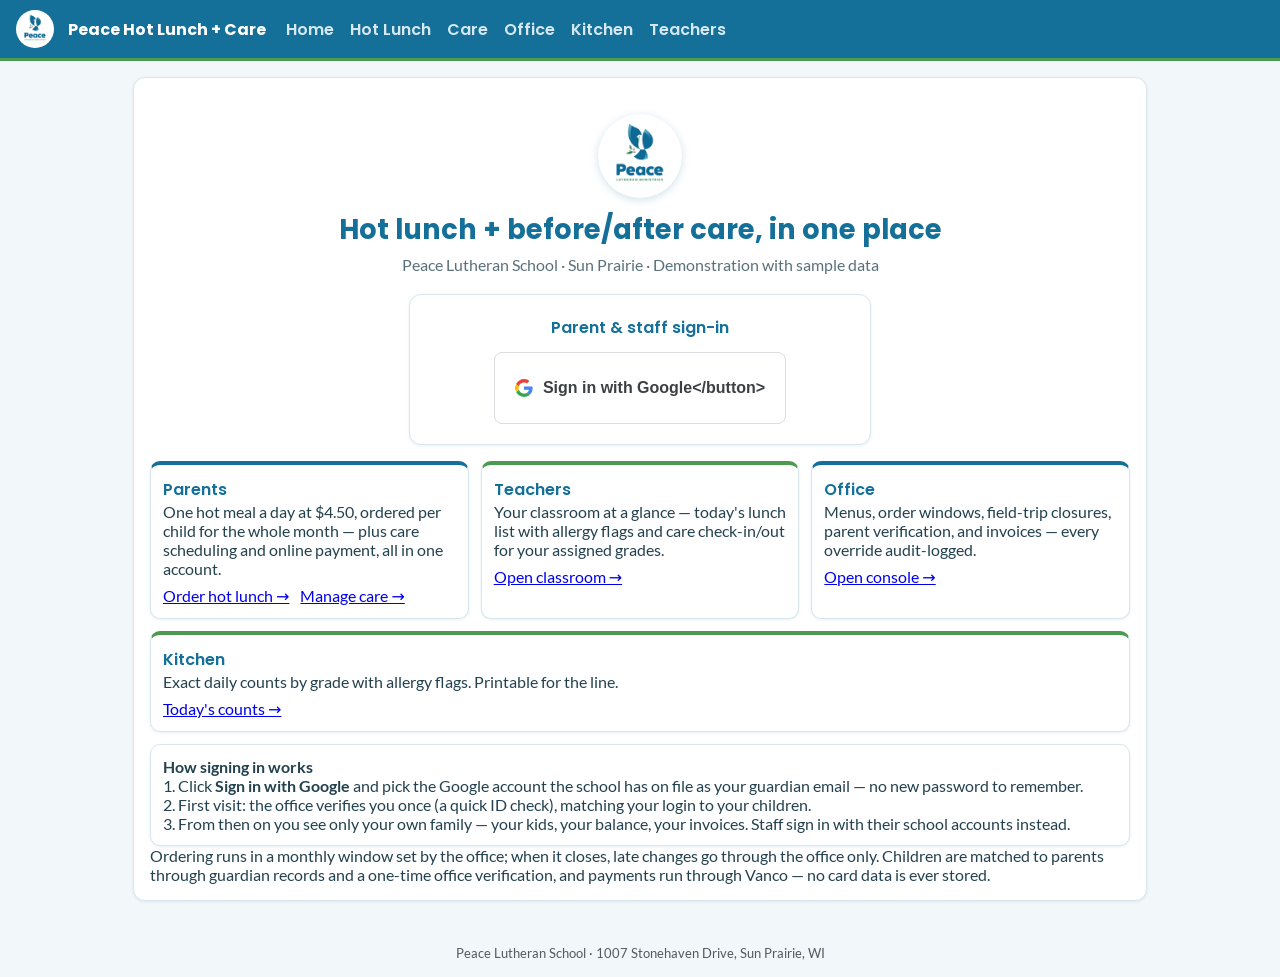
<file: index.html>
<!DOCTYPE html>
<html lang="en"><head><meta charset="utf-8"><meta name="viewport" content="width=device-width,initial-scale=1">
<title>Home — Peace Hot Lunch + Care (board demo)</title>
<link rel="stylesheet" href="assets/fonts.css">
<link rel="icon" href="assets/favicon.png"></head>
<body style="margin:0;background:#F2F7FA;font-family:'Lato',system-ui,-apple-system,'Segoe UI',sans-serif;color:#23414F">
<nav style="background:#146F99;border-bottom:3px solid #4C9A50;padding:10px 16px;font-family:'Poppins','Segoe UI',sans-serif;display:flex;flex-wrap:wrap;align-items:center;gap:6px 4px">
<img src="assets/logo.png" alt="Peace Lutheran Ministries" style="height:38px;width:auto;border-radius:50%;background:#fff;margin-right:10px;vertical-align:middle">
<span style="color:#fff;font-weight:700;margin-right:16px">Peace Hot Lunch + Care</span><a style="color:#D6E9F2;margin-right:12px;text-decoration:none;font-weight:600;white-space:nowrap" href="index.html">Home</a><a style="color:#D6E9F2;margin-right:12px;text-decoration:none;font-weight:600;white-space:nowrap" href="lunch.html">Hot Lunch</a><a style="color:#D6E9F2;margin-right:12px;text-decoration:none;font-weight:600;white-space:nowrap" href="care.html">Care</a><a style="color:#D6E9F2;margin-right:12px;text-decoration:none;font-weight:600;white-space:nowrap" href="office.html">Office</a><a style="color:#D6E9F2;margin-right:12px;text-decoration:none;font-weight:600;white-space:nowrap" href="kitchen.html">Kitchen</a><a style="color:#D6E9F2;margin-right:12px;text-decoration:none;font-weight:600;white-space:nowrap" href="teacher.html">Teachers</a></nav>
<main style="padding:16px"><style>.pg{font-family:'Lato',system-ui,-apple-system,'Segoe UI',sans-serif;background:#FFFFFF;color:#23414F;border:1px solid #D9E6EC;border-radius:12px;padding:16px;max-width:980px;margin:0 auto 12px;box-shadow:0 1px 3px rgba(20,111,153,.10)}.pg ul{margin:8px 0}.pg li{margin:4px 0}</style>
<div class="pg"><div style="text-align:center;padding:20px 8px"><img src="assets/logo.png" alt="Peace Lutheran Ministries" style="height:84px;width:auto;border-radius:50%;background:#fff;box-shadow:0 2px 8px rgba(20,111,153,.20)"><div style="font-family:'Poppins','Segoe UI',sans-serif;font-size:1.7rem;font-weight:700;color:#146F99;margin-top:8px">Hot lunch + before/after care, in one place</div><div style="opacity:.75;margin-top:4px">Peace Lutheran School · Sun Prairie · Demonstration with sample data</div></div><div style="background:#fff;border:1px solid #D9E6EC;border-radius:12px;padding:20px;max-width:420px;margin:0 auto;box-shadow:0 1px 3px rgba(20,111,153,.10);text-align:center"><div style="font-family:'Poppins','Segoe UI',sans-serif;font-weight:600;color:#146F99;margin-bottom:12px">Parent &amp; staff sign-in</div><button onclick="demoShowChooser()" style="display:inline-flex;align-items:center;gap:10px;background:#fff;color:#3c4043;border:1px solid #dadce0;border-radius:8px;padding:10px 20px;font-size:1rem;font-weight:600;cursor:pointer"><svg viewBox="0 0 24 24" width="18" height="18"><path fill="#4285F4" d="M23.5 12.3c0-.9-.1-1.5-.3-2.2H12v4.3h6.5c-.1 1.1-.8 2.7-2.4 3.8l-.1.1 3.5 2.7.2.1c2.2-2 3.8-5 3.8-8.8z"/><path fill="#34A853" d="M12 24c3.2 0 5.9-1.1 7.9-2.9l-3.8-2.9c-1 .7-2.4 1.2-4.1 1.2-3.1 0-5.8-2.1-6.8-5l-.1.1-3.6 2.8v.1C3.5 21.3 7.5 24 12 24z"/><path fill="#FBBC05" d="M5.2 14.4c-.2-.7-.4-1.5-.4-2.4s.1-1.7.4-2.4l-.1-.1-3.5-2.7-.1.1C.5 8.7 0 10.2 0 12s.5 3.3 1.5 4.8l3.7-2.4z"/><path fill="#EA4335" d="M12 4.7c1.8 0 3 .8 3.7 1.4l3.3-3.2C17.9 1.1 15.2 0 12 0 7.5 0 3.5 2.7 1.5 6.6l3.7 2.9c1-2.9 3.7-4.8 6.8-4.8z"/></svg><p>Sign in with Google&lt;/button></p><div id="demo-chooser" style="display:none;margin-top:12px;text-align:left"><div style="opacity:.75;font-size:.85rem;margin-bottom:8px">Demo — pick an account (the live build uses your real Google account):</div><div><a href="lunch.html" style="display:block;padding:8px;border:1px solid #D9E6EC;border-radius:8px;margin:4px 0;text-decoration:none;color:#23414F"><strong>Demo Parent</strong><br><span style="opacity:.7;font-size:.85rem">family.demo@example.com — Emma (2nd) + Liam (5th)</span></a></div><div><a href="teacher.html" style="display:block;padding:8px;border:1px solid #D9E6EC;border-radius:8px;margin:4px 0;text-decoration:none;color:#23414F"><strong>Demo Teacher</strong><br><span style="opacity:.7;font-size:.85rem">Grade 2 classroom</span></a></div><div><a href="office.html" style="display:block;padding:8px;border:1px solid #D9E6EC;border-radius:8px;margin:4px 0;text-decoration:none;color:#23414F"><strong>School Office</strong><br><span style="opacity:.7;font-size:.85rem">menus, windows, billing</span></a></div><div><a href="kitchen.html" style="display:block;padding:8px;border:1px solid #D9E6EC;border-radius:8px;margin:4px 0;text-decoration:none;color:#23414F"><strong>Kitchen</strong><br><span style="opacity:.7;font-size:.85rem">daily counts</span></a></div></div></div><script>
function demoShowChooser(){document.getElementById("demo-chooser").style.display="block";}
</script>
<div style="display:flex;flex-wrap:wrap;gap:12px;margin-top:16px"><div style="flex:1 1 220px;background:#fff;border:1px solid #D9E6EC;border-top:4px solid #146F99;border-radius:10px;padding:12px;box-shadow:0 1px 3px rgba(20,111,153,.10)"><div style="font-family:'Poppins','Segoe UI',sans-serif;font-weight:600;color:#146F99">Parents</div><div>One hot meal a day at $4.50, ordered per child for the whole month — plus care scheduling and online payment, all in one account.</div><div style="margin-top:8px"><a href="lunch.html">Order hot lunch →</a> <a href="care.html" style="margin-left:8px">Manage care →</a></div></div><div style="flex:1 1 220px;background:#fff;border:1px solid #D9E6EC;border-top:4px solid #4C9A50;border-radius:10px;padding:12px;box-shadow:0 1px 3px rgba(20,111,153,.10)"><div style="font-family:'Poppins','Segoe UI',sans-serif;font-weight:600;color:#146F99">Teachers</div><div>Your classroom at a glance — today's lunch list with allergy flags and care check-in/out for your assigned grades.</div><div style="margin-top:8px"><a href="teacher.html">Open classroom →</a></div></div><div style="flex:1 1 220px;background:#fff;border:1px solid #D9E6EC;border-top:4px solid #146F99;border-radius:10px;padding:12px;box-shadow:0 1px 3px rgba(20,111,153,.10)"><div style="font-family:'Poppins','Segoe UI',sans-serif;font-weight:600;color:#146F99">Office</div><div>Menus, order windows, field-trip closures, parent verification, and invoices — every override audit-logged.</div><div style="margin-top:8px"><a href="office.html">Open console →</a></div></div><div style="flex:1 1 220px;background:#fff;border:1px solid #D9E6EC;border-top:4px solid #4C9A50;border-radius:10px;padding:12px;box-shadow:0 1px 3px rgba(20,111,153,.10)"><div style="font-family:'Poppins','Segoe UI',sans-serif;font-weight:600;color:#146F99">Kitchen</div><div>Exact daily counts by grade with allergy flags. Printable for the line.</div><div style="margin-top:8px"><a href="kitchen.html">Today's counts →</a></div></div></div><div style="background:#fff;border:1px solid #D9E6EC;border-radius:10px;padding:12px;margin-top:12px;box-shadow:0 1px 3px rgba(20,111,153,.10)"><strong>How signing in works</strong><div>1. Click <strong>Sign in with Google</strong> and pick the Google account the school has on file as your guardian email — no new password to remember.</div><div>2. First visit: the office verifies you once (a quick ID check), matching your login to your children.</div><div>3. From then on you see only your own family — your kids, your balance, your invoices. Staff sign in with their school accounts instead.</div></div><div>Ordering runs in a monthly window set by the office; when it closes, late changes go through the office only. Children are matched to parents through guardian records and a one-time office verification, and payments run through Vanco — no card data is ever stored.</div></div>

</main>
<footer style="text-align:center;color:#54595F;font-family:'Lato',system-ui,sans-serif;font-size:.8rem;padding:16px">Peace Lutheran School · 1007 Stonehaven Drive, Sun Prairie, WI</footer>
</body></html>
</file>
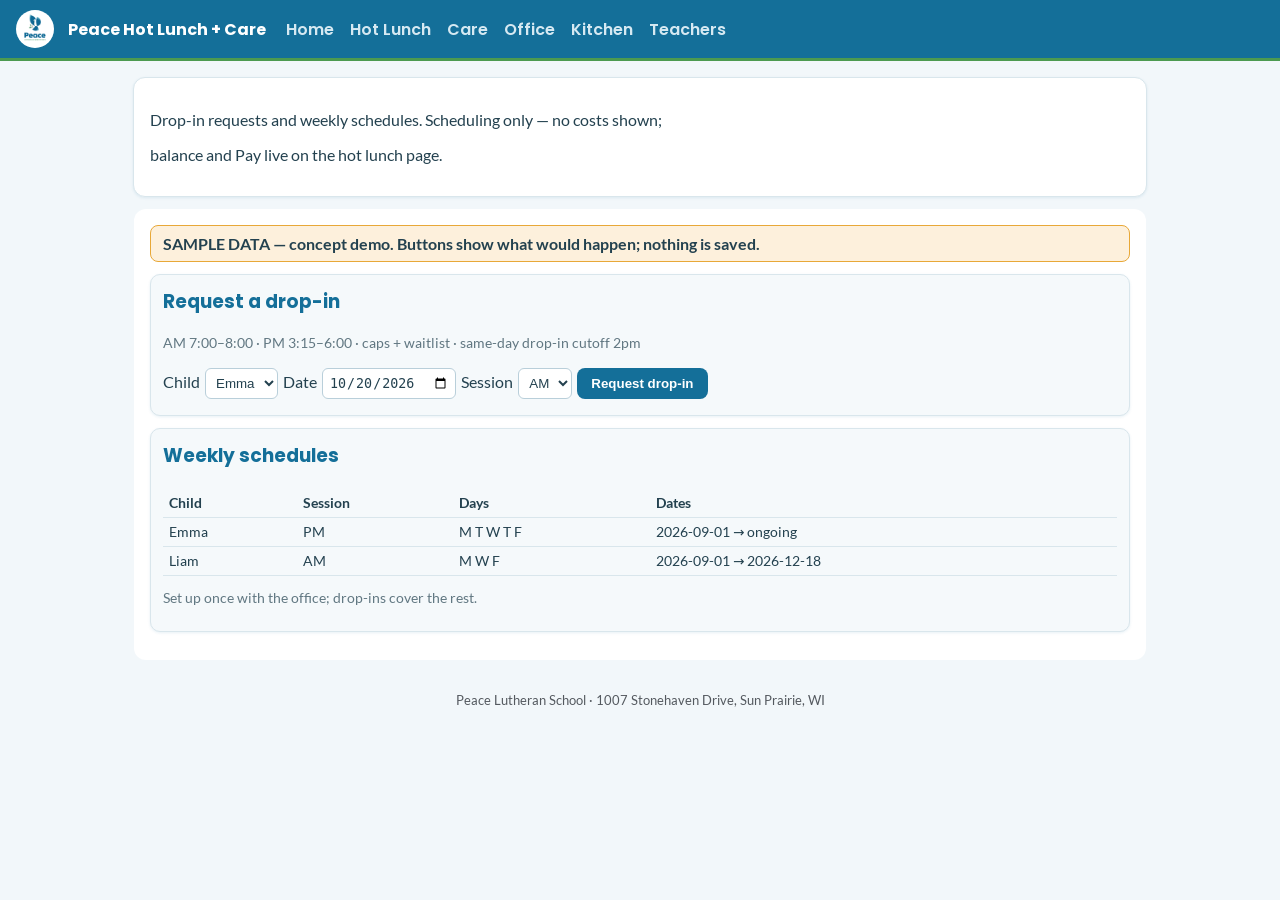
<file: care.html>
<!DOCTYPE html>
<html lang="en"><head><meta charset="utf-8"><meta name="viewport" content="width=device-width,initial-scale=1">
<title>Before/After Care — Peace Hot Lunch + Care (board demo)</title>
<link rel="stylesheet" href="assets/fonts.css">
<link rel="icon" href="assets/favicon.png"></head>
<body style="margin:0;background:#F2F7FA;font-family:'Lato',system-ui,-apple-system,'Segoe UI',sans-serif;color:#23414F">
<nav style="background:#146F99;border-bottom:3px solid #4C9A50;padding:10px 16px;font-family:'Poppins','Segoe UI',sans-serif;display:flex;flex-wrap:wrap;align-items:center;gap:6px 4px">
<img src="assets/logo.png" alt="Peace Lutheran Ministries" style="height:38px;width:auto;border-radius:50%;background:#fff;margin-right:10px;vertical-align:middle">
<span style="color:#fff;font-weight:700;margin-right:16px">Peace Hot Lunch + Care</span><a style="color:#D6E9F2;margin-right:12px;text-decoration:none;font-weight:600;white-space:nowrap" href="index.html">Home</a><a style="color:#D6E9F2;margin-right:12px;text-decoration:none;font-weight:600;white-space:nowrap" href="lunch.html">Hot Lunch</a><a style="color:#D6E9F2;margin-right:12px;text-decoration:none;font-weight:600;white-space:nowrap" href="care.html">Care</a><a style="color:#D6E9F2;margin-right:12px;text-decoration:none;font-weight:600;white-space:nowrap" href="office.html">Office</a><a style="color:#D6E9F2;margin-right:12px;text-decoration:none;font-weight:600;white-space:nowrap" href="kitchen.html">Kitchen</a><a style="color:#D6E9F2;margin-right:12px;text-decoration:none;font-weight:600;white-space:nowrap" href="teacher.html">Teachers</a></nav>
<main style="padding:16px"><style>.pg{font-family:'Lato',system-ui,-apple-system,'Segoe UI',sans-serif;background:#FFFFFF;color:#23414F;border:1px solid #D9E6EC;border-radius:12px;padding:16px;max-width:980px;margin:0 auto 12px;box-shadow:0 1px 3px rgba(20,111,153,.10)}.pg ul{margin:8px 0}.pg li{margin:4px 0}</style>
<div class="pg"><p>Drop-in requests and weekly schedules. Scheduling only — no costs shown;</p><p>balance and Pay live on the hot lunch page.</p></div>
<!-- shell-care.html — SAMPLE DATA concept demo for the board site.
     Self-contained, no network calls. -->
<style>
.pl-shell{font-family:'Lato',system-ui,-apple-system,'Segoe UI',sans-serif;background:#FFFFFF;color:#23414F;border-radius:12px;padding:16px;max-width:980px;margin:0 auto}
.pl-banner{background:#FDF0DC;border:1px solid #E8A838;border-radius:8px;padding:8px 12px;font-weight:700;margin-bottom:12px}
.pl-card{background:#F5F9FB;border:1px solid #D9E6EC;border-radius:10px;padding:12px;margin-bottom:12px;box-shadow:0 1px 3px rgba(20,111,153,.10)}
.pl-badge{display:inline-block;padding:2px 10px;border-radius:999px;font-size:.8rem;font-weight:700;background:#146F99;color:#fff;margin:2px}
.pl-btn{background:#146F99;color:#fff;font-weight:700;border:none;border-radius:8px;padding:8px 14px;cursor:pointer;margin:4px 4px 4px 0}
.pl-shell select,.pl-shell input{background:#FFFFFF;color:#23414F;border:1px solid #B9CFDA;border-radius:6px;padding:6px;margin:2px}
.pl-table{width:100%;border-collapse:collapse;font-size:.85rem}
.pl-table th,.pl-table td{border-bottom:1px solid #D9E6EC;padding:6px;text-align:left}
.pl-mut{opacity:.7;font-size:.85rem}
.pl-ok{color:#1E7E34;font-weight:700}
.pl-shell h3,.pl-shell h4{font-family:'Poppins','Segoe UI',sans-serif;color:#146F99}</style>
<div class="pl-shell">
  <div class="pl-banner">SAMPLE DATA — concept demo. Buttons show what would happen; nothing is saved.</div>
  <div class="pl-card"><h3 style="margin-top:0">Request a drop-in</h3>
    <p class="pl-mut">AM 7:00–8:00 · PM 3:15–6:00 · caps + waitlist · same-day drop-in cutoff 2pm</p>
    Child <select id="pl-cs"><option>Emma</option><option>Liam</option></select>
    Date <input id="pl-cd" type="date" value="2026-10-20">
    Session <select id="pl-csess"><option>AM</option><option>PM</option></select>
    <button class="pl-btn" onclick="plDrop()">Request drop-in</button> <span id="pl-dmsg"></span></div>
  <div class="pl-card"><h3 style="margin-top:0">Weekly schedules</h3>
    <table class="pl-table"><tr><th>Child</th><th>Session</th><th>Days</th><th>Dates</th></tr>
    <tr><td>Emma</td><td>PM</td><td>M T W T F</td><td>2026-09-01 → ongoing</td></tr>
    <tr><td>Liam</td><td>AM</td><td>M W F</td><td>2026-09-01 → 2026-12-18</td></tr></table>
    <p class="pl-mut">Set up once with the office; drop-ins cover the rest.</p></div>
</div>
<script>
function plDrop(){var c=document.getElementById("pl-cs").value,d=document.getElementById("pl-cd").value,s=document.getElementById("pl-csess").value;
 document.getElementById("pl-dmsg").innerHTML='<span class="pl-ok">Drop-in requested (demo): '+c+' · '+d+' · '+s+'</span>';}
</script>

</main>
<footer style="text-align:center;color:#54595F;font-family:'Lato',system-ui,sans-serif;font-size:.8rem;padding:16px">Peace Lutheran School · 1007 Stonehaven Drive, Sun Prairie, WI</footer>
</body></html>
</file>
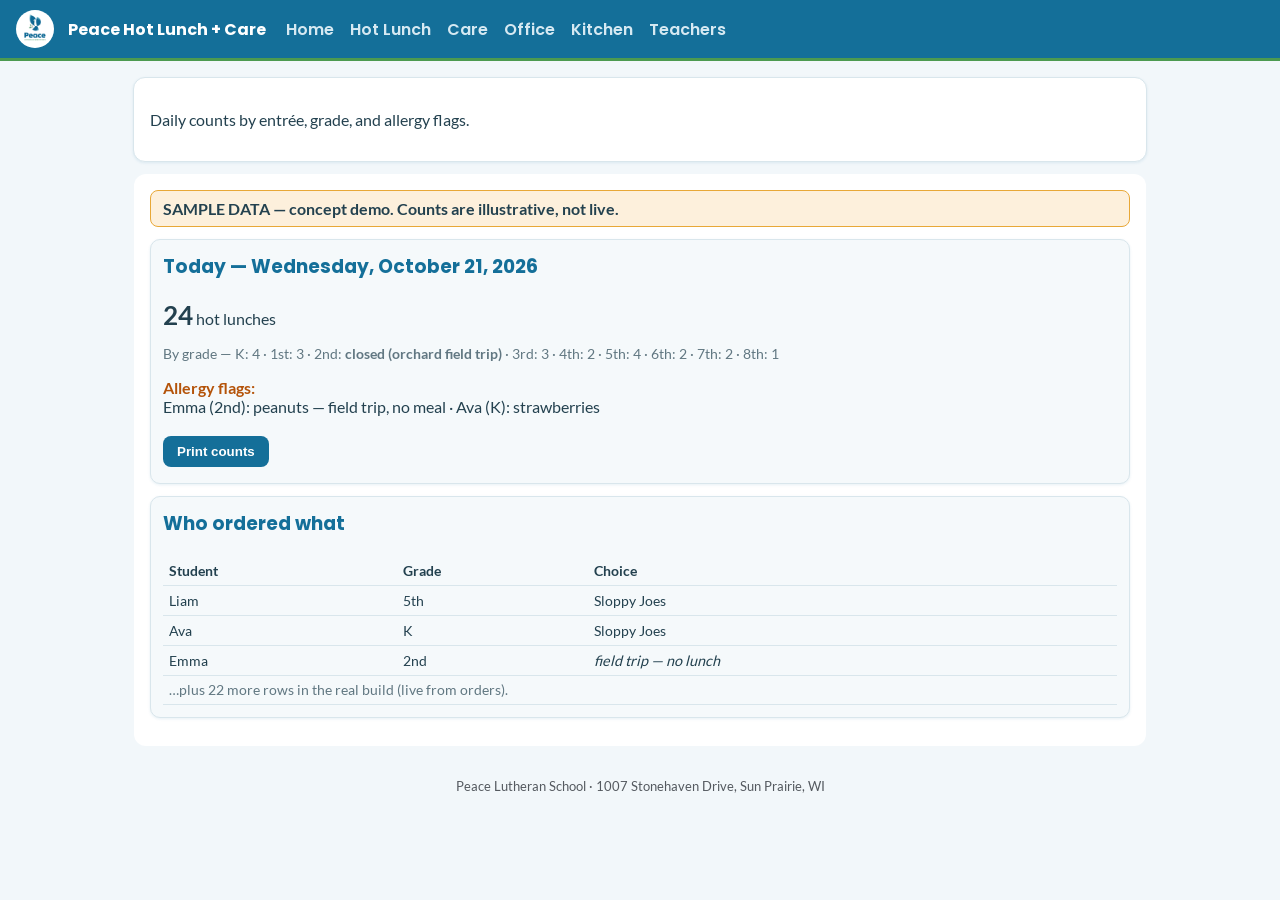
<file: kitchen.html>
<!DOCTYPE html>
<html lang="en"><head><meta charset="utf-8"><meta name="viewport" content="width=device-width,initial-scale=1">
<title>Kitchen — Peace Hot Lunch + Care (board demo)</title>
<link rel="stylesheet" href="assets/fonts.css">
<link rel="icon" href="assets/favicon.png"></head>
<body style="margin:0;background:#F2F7FA;font-family:'Lato',system-ui,-apple-system,'Segoe UI',sans-serif;color:#23414F">
<nav style="background:#146F99;border-bottom:3px solid #4C9A50;padding:10px 16px;font-family:'Poppins','Segoe UI',sans-serif;display:flex;flex-wrap:wrap;align-items:center;gap:6px 4px">
<img src="assets/logo.png" alt="Peace Lutheran Ministries" style="height:38px;width:auto;border-radius:50%;background:#fff;margin-right:10px;vertical-align:middle">
<span style="color:#fff;font-weight:700;margin-right:16px">Peace Hot Lunch + Care</span><a style="color:#D6E9F2;margin-right:12px;text-decoration:none;font-weight:600;white-space:nowrap" href="index.html">Home</a><a style="color:#D6E9F2;margin-right:12px;text-decoration:none;font-weight:600;white-space:nowrap" href="lunch.html">Hot Lunch</a><a style="color:#D6E9F2;margin-right:12px;text-decoration:none;font-weight:600;white-space:nowrap" href="care.html">Care</a><a style="color:#D6E9F2;margin-right:12px;text-decoration:none;font-weight:600;white-space:nowrap" href="office.html">Office</a><a style="color:#D6E9F2;margin-right:12px;text-decoration:none;font-weight:600;white-space:nowrap" href="kitchen.html">Kitchen</a><a style="color:#D6E9F2;margin-right:12px;text-decoration:none;font-weight:600;white-space:nowrap" href="teacher.html">Teachers</a></nav>
<main style="padding:16px"><style>.pg{font-family:'Lato',system-ui,-apple-system,'Segoe UI',sans-serif;background:#FFFFFF;color:#23414F;border:1px solid #D9E6EC;border-radius:12px;padding:16px;max-width:980px;margin:0 auto 12px;box-shadow:0 1px 3px rgba(20,111,153,.10)}.pg ul{margin:8px 0}.pg li{margin:4px 0}</style>
<div class="pg"><p>Daily counts by entrée, grade, and allergy flags.</p></div>
<!-- shell-kitchen.html — SAMPLE DATA concept demo for Google Sites Embed code.
     Paste the ENTIRE file into Insert > Embed > Embed code. No network calls. -->
<style>
.ki-shell{font-family:'Lato',system-ui,-apple-system,'Segoe UI',sans-serif;background:#FFFFFF;color:#23414F;border-radius:12px;padding:16px;max-width:980px;margin:0 auto}
.ki-banner{background:#FDF0DC;border:1px solid #E8A838;border-radius:8px;padding:8px 12px;font-weight:700;margin-bottom:12px}
.ki-card{background:#F5F9FB;border:1px solid #D9E6EC;border-radius:10px;padding:12px;margin-bottom:12px;box-shadow:0 1px 3px rgba(20,111,153,.10)}
.ki-big{font-size:1.6rem;font-weight:800}
.ki-table{width:100%;border-collapse:collapse;font-size:.9rem}
.ki-table th,.ki-table td{border-bottom:1px solid #D9E6EC;padding:6px;text-align:left}
.ki-btn{background:#146F99;color:#fff;font-weight:700;border:none;border-radius:8px;padding:8px 14px;cursor:pointer;margin:4px 4px 4px 0}
.ki-mut{opacity:.7;font-size:.85rem}
.ki-warn{color:#B45309;font-weight:700}
.ki-shell h3,.ki-shell h4{font-family:'Poppins','Segoe UI',sans-serif;color:#146F99}</style>
<div class="ki-shell">
  <div class="ki-banner">SAMPLE DATA — concept demo. Counts are illustrative, not live.</div>
  <div class="ki-card"><h3 style="margin-top:0">Today — Wednesday, October 21, 2026</h3>
    <p><span class="ki-big">24</span> hot lunches</p>
    <p class="of-mut ki-mut">By grade — K: 4 · 1st: 3 · 2nd: <strong>closed (orchard field trip)</strong> · 3rd: 3 · 4th: 2 · 5th: 4 · 6th: 2 · 7th: 2 · 8th: 1</p>
    <p><span class="ki-warn">Allergy flags:</span><br>Emma (2nd): peanuts — field trip, no meal · Ava (K): strawberries</p>
    <button class="ki-btn" onclick="window.print()">Print counts</button>
  </div>
  <div class="ki-card"><h3 style="margin-top:0">Who ordered what</h3>
    <table class="ki-table"><tr><th>Student</th><th>Grade</th><th>Choice</th></tr>
    <tr><td>Liam</td><td>5th</td><td>Sloppy Joes</td></tr>
    <tr><td>Ava</td><td>K</td><td>Sloppy Joes</td></tr>
    <tr><td>Emma</td><td>2nd</td><td><em>field trip — no lunch</em></td></tr>
    <tr><td colspan="3" class="ki-mut">…plus 22 more rows in the real build (live from orders).</td></tr></table>
  </div>
</div>

</main>
<footer style="text-align:center;color:#54595F;font-family:'Lato',system-ui,sans-serif;font-size:.8rem;padding:16px">Peace Lutheran School · 1007 Stonehaven Drive, Sun Prairie, WI</footer>
</body></html>
</file>
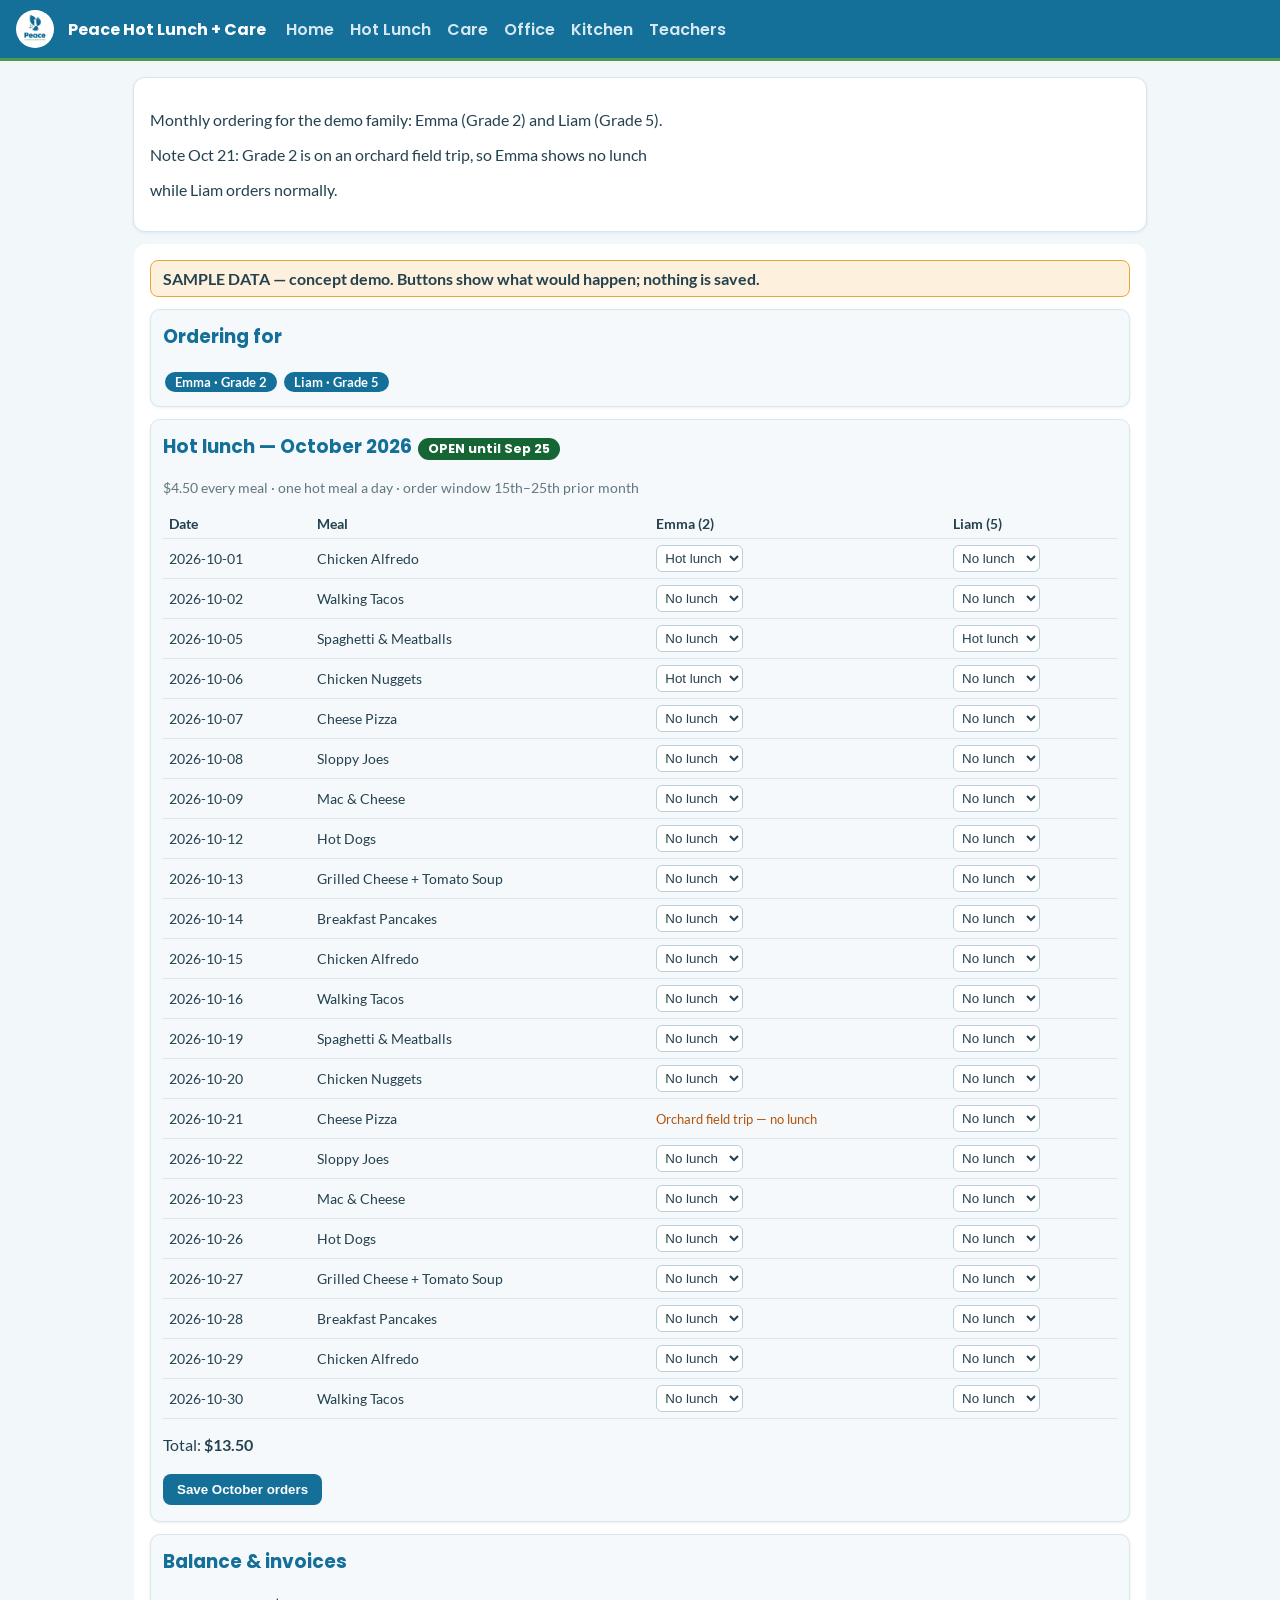
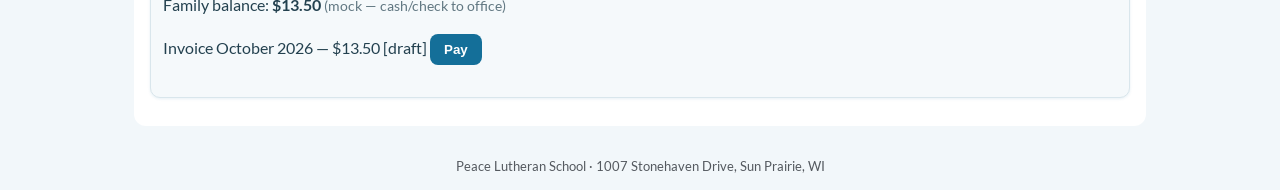
<file: lunch.html>
<!DOCTYPE html>
<html lang="en"><head><meta charset="utf-8"><meta name="viewport" content="width=device-width,initial-scale=1">
<title>Hot Lunch — Peace Hot Lunch + Care (board demo)</title>
<link rel="stylesheet" href="assets/fonts.css">
<link rel="icon" href="assets/favicon.png"></head>
<body style="margin:0;background:#F2F7FA;font-family:'Lato',system-ui,-apple-system,'Segoe UI',sans-serif;color:#23414F">
<nav style="background:#146F99;border-bottom:3px solid #4C9A50;padding:10px 16px;font-family:'Poppins','Segoe UI',sans-serif;display:flex;flex-wrap:wrap;align-items:center;gap:6px 4px">
<img src="assets/logo.png" alt="Peace Lutheran Ministries" style="height:38px;width:auto;border-radius:50%;background:#fff;margin-right:10px;vertical-align:middle">
<span style="color:#fff;font-weight:700;margin-right:16px">Peace Hot Lunch + Care</span><a style="color:#D6E9F2;margin-right:12px;text-decoration:none;font-weight:600;white-space:nowrap" href="index.html">Home</a><a style="color:#D6E9F2;margin-right:12px;text-decoration:none;font-weight:600;white-space:nowrap" href="lunch.html">Hot Lunch</a><a style="color:#D6E9F2;margin-right:12px;text-decoration:none;font-weight:600;white-space:nowrap" href="care.html">Care</a><a style="color:#D6E9F2;margin-right:12px;text-decoration:none;font-weight:600;white-space:nowrap" href="office.html">Office</a><a style="color:#D6E9F2;margin-right:12px;text-decoration:none;font-weight:600;white-space:nowrap" href="kitchen.html">Kitchen</a><a style="color:#D6E9F2;margin-right:12px;text-decoration:none;font-weight:600;white-space:nowrap" href="teacher.html">Teachers</a></nav>
<main style="padding:16px"><style>.pg{font-family:'Lato',system-ui,-apple-system,'Segoe UI',sans-serif;background:#FFFFFF;color:#23414F;border:1px solid #D9E6EC;border-radius:12px;padding:16px;max-width:980px;margin:0 auto 12px;box-shadow:0 1px 3px rgba(20,111,153,.10)}.pg ul{margin:8px 0}.pg li{margin:4px 0}</style>
<div class="pg"><p>Monthly ordering for the demo family: Emma (Grade 2) and Liam (Grade 5).</p><p>Note Oct 21: Grade 2 is on an orchard field trip, so Emma shows no lunch</p><p>while Liam orders normally.</p></div>
<!-- shell-lunch.html — SAMPLE DATA concept demo for the board site.
     Self-contained, no network calls. Built from site-copy.md lunch section. -->
<style>
.pl-shell{font-family:'Lato',system-ui,-apple-system,'Segoe UI',sans-serif;background:#FFFFFF;color:#23414F;border-radius:12px;padding:16px;max-width:980px;margin:0 auto}
.pl-banner{background:#FDF0DC;border:1px solid #E8A838;border-radius:8px;padding:8px 12px;font-weight:700;margin-bottom:12px}
.pl-card{background:#F5F9FB;border:1px solid #D9E6EC;border-radius:10px;padding:12px;margin-bottom:12px;box-shadow:0 1px 3px rgba(20,111,153,.10)}
.pl-badge{display:inline-block;padding:2px 10px;border-radius:999px;font-size:.8rem;font-weight:700;background:#166534;color:#fff;margin:2px}
.pl-open{background:#166534}.pl-kid{background:#146F99}.pl-badge,.pl-open{color:#fff}
.pl-btn{background:#146F99;color:#fff;font-weight:700;border:none;border-radius:8px;padding:8px 14px;cursor:pointer;margin:4px 4px 4px 0}
.pl-table{width:100%;border-collapse:collapse;font-size:.85rem}
.pl-table th,.pl-table td{border-bottom:1px solid #D9E6EC;padding:6px;text-align:left}
.pl-table select{background:#FFFFFF;color:#23414F;border:1px solid #B9CFDA;border-radius:6px;padding:4px}
.pl-mut{opacity:.7;font-size:.85rem}
.pl-closed{color:#B45309;font-size:.8rem}
.pl-ok{color:#1E7E34;font-weight:700}
.pl-shell h3,.pl-shell h4{font-family:'Poppins','Segoe UI',sans-serif;color:#146F99}</style>
<div class="pl-shell">
  <div class="pl-banner">SAMPLE DATA — concept demo. Buttons show what would happen; nothing is saved.</div>
  <div class="pl-card"><h3 style="margin-top:0">Ordering for</h3>
    <span class="pl-badge pl-kid">Emma · Grade 2</span>
    <span class="pl-badge pl-kid">Liam · Grade 5</span></div>
  <div class="pl-card"><h3 style="margin-top:0">Hot lunch — October 2026 <span class="pl-badge pl-open">OPEN until Sep 25</span></h3>
    <p class="pl-mut">$4.50 every meal · one hot meal a day · order window 15th–25th prior month</p>
    <table class="pl-table"><tr><th>Date</th><th>Meal</th><th>Emma (2)</th><th>Liam (5)</th></tr>
    <tbody id="pl-grid"></tbody></table>
    <p>Total: <strong id="pl-bal">$13.50</strong></p>
    <button class="pl-btn" onclick="plSave()">Save October orders</button> <span id="pl-savemsg"></span></div>
  <div class="pl-card"><h3 style="margin-top:0">Balance & invoices</h3>
    <p>Family balance: <strong>$13.50</strong> <span class="pl-mut">(mock — cash/check to office)</span></p>
    <p>Invoice October 2026 — $13.50 [draft] <button class="pl-btn" onclick="plPay()">Pay</button> <span id="pl-paymsg"></span></p></div>
</div>
<script>
var PL_MENUS=[
["2026-10-01","Chicken Alfredo"],["2026-10-02","Walking Tacos"],
["2026-10-05","Spaghetti & Meatballs"],["2026-10-06","Chicken Nuggets"],
["2026-10-07","Cheese Pizza"],["2026-10-08","Sloppy Joes"],
["2026-10-09","Mac & Cheese"],["2026-10-12","Hot Dogs"],
["2026-10-13","Grilled Cheese + Tomato Soup"],["2026-10-14","Breakfast Pancakes"],
["2026-10-15","Chicken Alfredo"],["2026-10-16","Walking Tacos"],
["2026-10-19","Spaghetti & Meatballs"],["2026-10-20","Chicken Nuggets"],
["2026-10-21","Cheese Pizza"],["2026-10-22","Sloppy Joes"],
["2026-10-23","Mac & Cheese"],["2026-10-26","Hot Dogs"],
["2026-10-27","Grilled Cheese + Tomato Soup"],["2026-10-28","Breakfast Pancakes"],
["2026-10-29","Chicken Alfredo"],["2026-10-30","Walking Tacos"]
];
// Field trip: Grade 2 (Emma) has no lunch this day; Grade 5 (Liam) orders normally.
var PL_CLOSED={"2026-10-21":{"2":"Orchard field trip — no lunch"}};
var PL_GRADES={"Emma":"2","Liam":"5"};
var PL_PRE={ "2026-10-01|Emma":"entree", "2026-10-05|Liam":"entree", "2026-10-06|Emma":"entree" };
function plCell(date,kid){var shut=(PL_CLOSED[date]||{})[PL_GRADES[kid]];
 if(shut) return '<span class="pl-closed">'+shut+'</span>';
 var cur=PL_PRE[date+"|"+kid]||"none";
 return '<select data-d="'+date+'" data-k="'+kid+'">'
 +'<option value="none"'+(cur==="none"?" selected":"")+'>No lunch</option>'
 +'<option value="entree"'+(cur==="entree"?" selected":"")+'>Hot lunch</option></select>';}
function plRender(){var h="";
 for(var i=0;i<PL_MENUS.length;i++){var m=PL_MENUS[i];
  h+="<tr><td>"+m[0]+"</td><td>"+m[1]+"</td><td>"+plCell(m[0],"Emma")+"</td><td>"+plCell(m[0],"Liam")+"</td></tr>";}
 document.getElementById("pl-grid").innerHTML=h;
 var sels=document.querySelectorAll("#pl-grid select");
 for(var j=0;j<sels.length;j++){sels[j].onchange=plTotal;}
 plTotal();}
function plCount(){var n=0;var sels=document.querySelectorAll("#pl-grid select");
 for(var j=0;j<sels.length;j++){if(sels[j].value!=="none")n++;}return n;}
function plTotal(){var n=plCount();
 document.getElementById("pl-bal").textContent="$"+(n*4.50).toFixed(2);}
function plSave(){var n=plCount();
 document.getElementById("pl-savemsg").innerHTML='<span class="pl-ok">Saved (demo): '+n+' meals × $4.50 = $'+(n*4.50).toFixed(2)+'</span>';}
function plPay(){document.getElementById("pl-paymsg").innerHTML='<span class="pl-ok">Mock payment confirmed (demo) — real build uses Vanco.</span>';}
plRender();
</script>

</main>
<footer style="text-align:center;color:#54595F;font-family:'Lato',system-ui,sans-serif;font-size:.8rem;padding:16px">Peace Lutheran School · 1007 Stonehaven Drive, Sun Prairie, WI</footer>
</body></html>
</file>
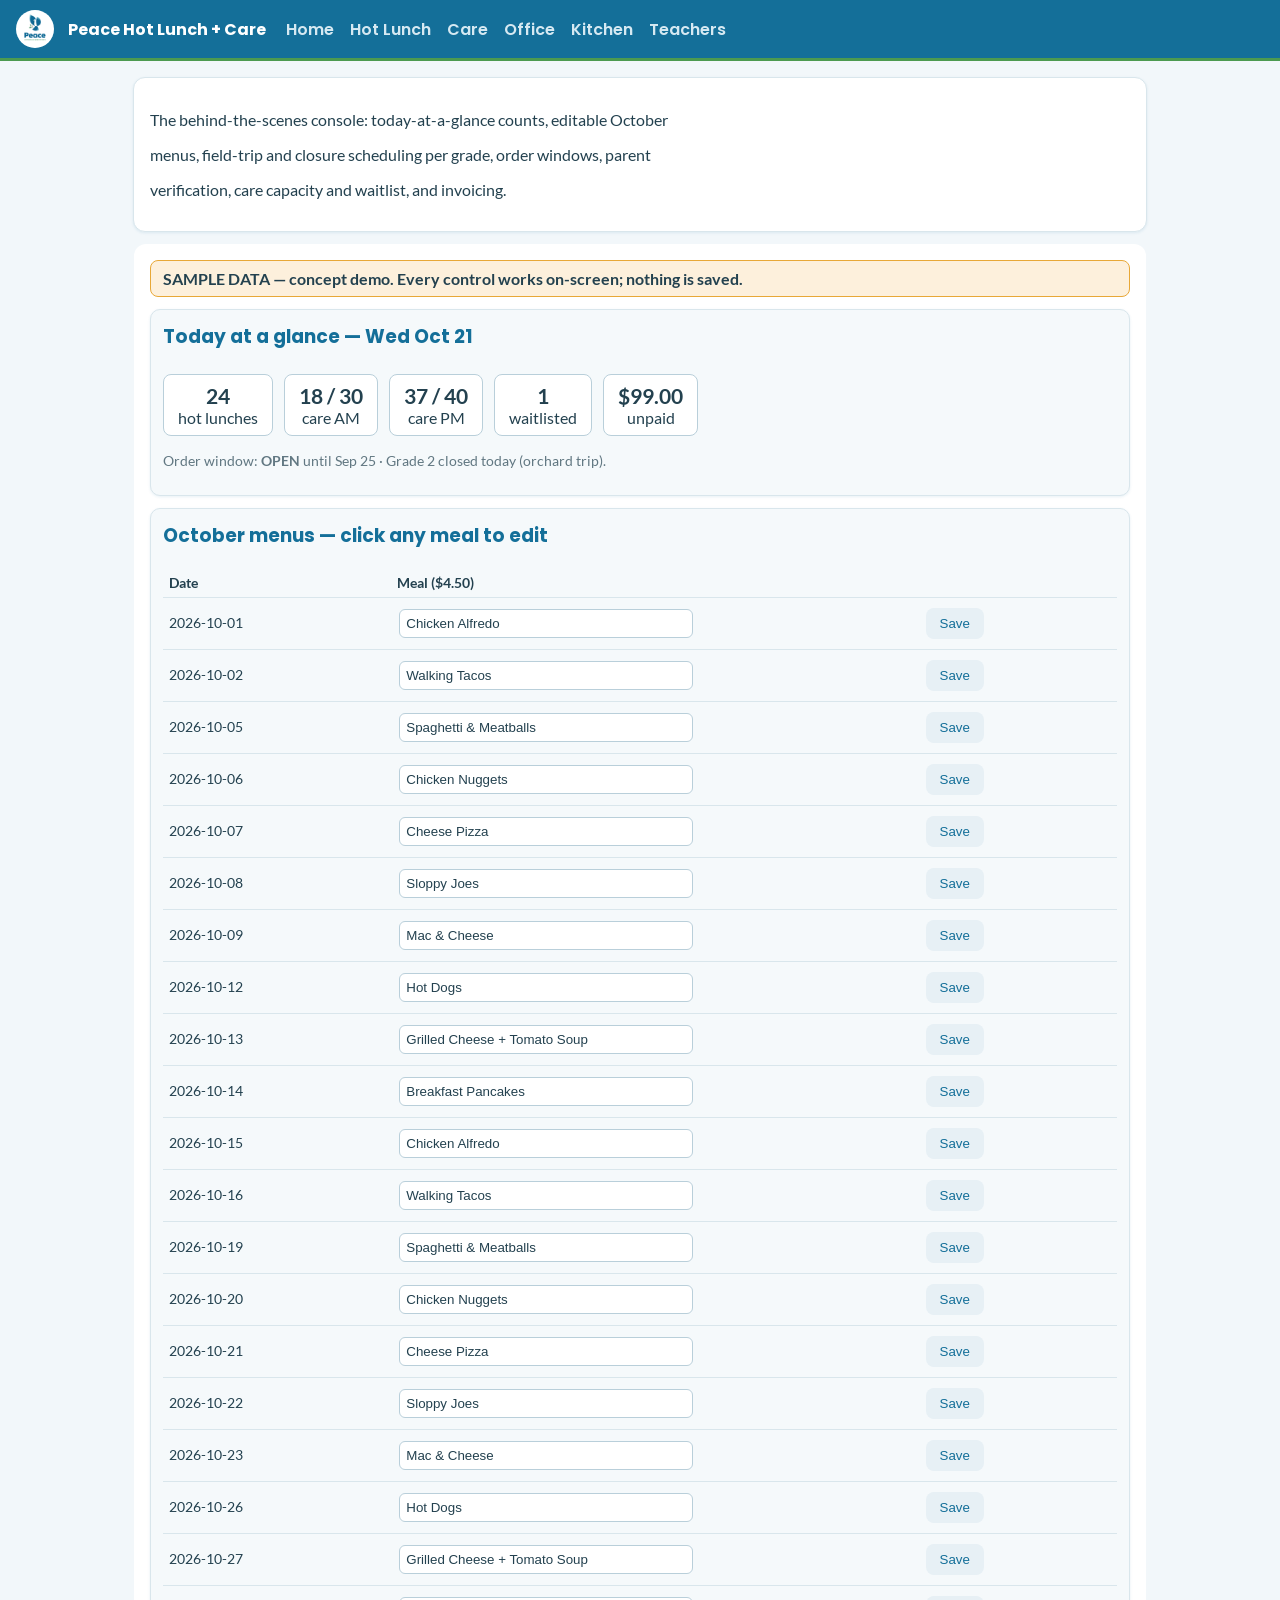
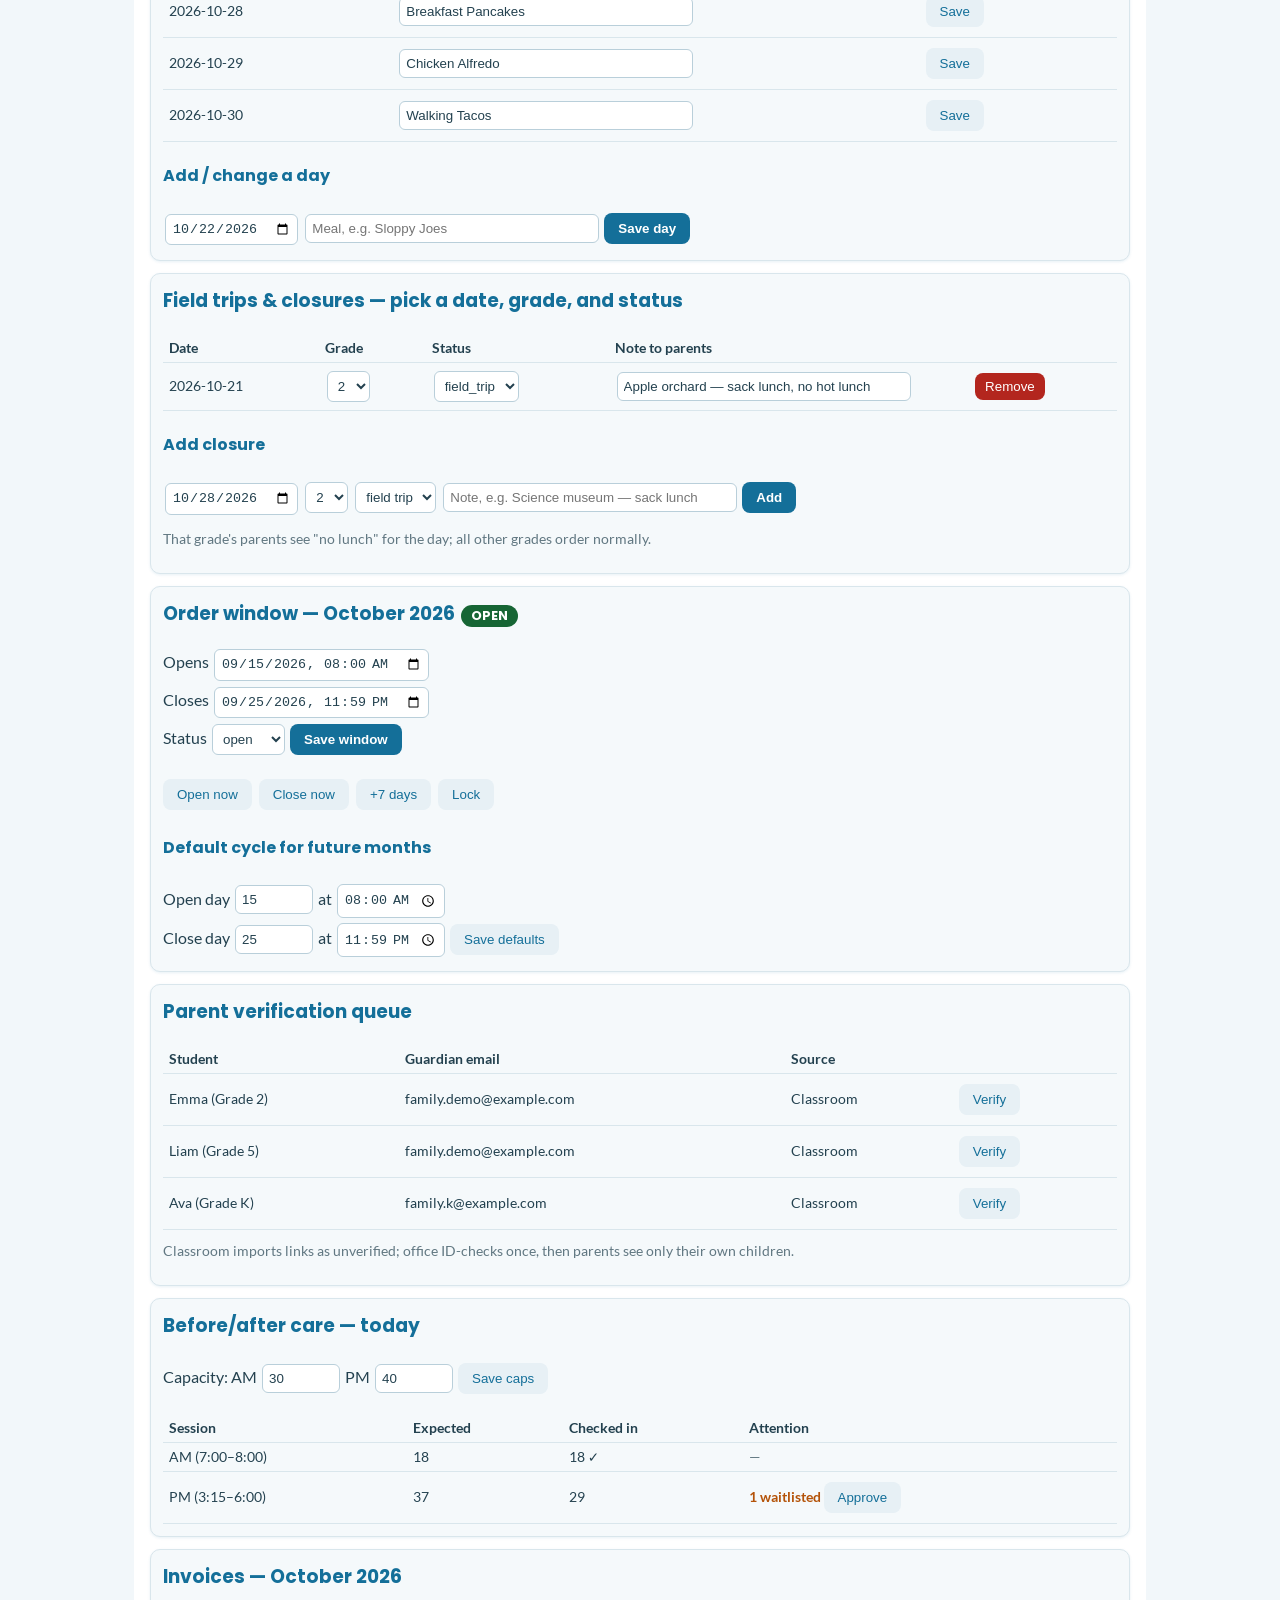
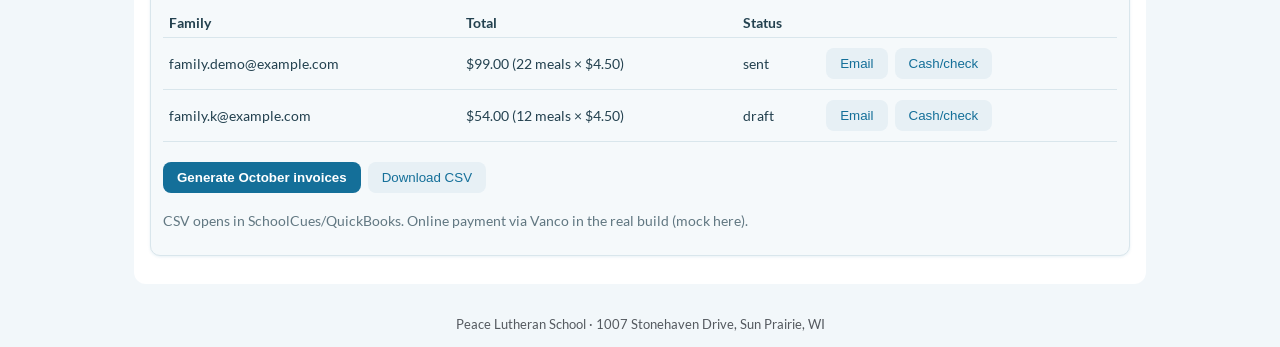
<file: office.html>
<!DOCTYPE html>
<html lang="en"><head><meta charset="utf-8"><meta name="viewport" content="width=device-width,initial-scale=1">
<title>Office portal — Peace Hot Lunch + Care (board demo)</title>
<link rel="stylesheet" href="assets/fonts.css">
<link rel="icon" href="assets/favicon.png"></head>
<body style="margin:0;background:#F2F7FA;font-family:'Lato',system-ui,-apple-system,'Segoe UI',sans-serif;color:#23414F">
<nav style="background:#146F99;border-bottom:3px solid #4C9A50;padding:10px 16px;font-family:'Poppins','Segoe UI',sans-serif;display:flex;flex-wrap:wrap;align-items:center;gap:6px 4px">
<img src="assets/logo.png" alt="Peace Lutheran Ministries" style="height:38px;width:auto;border-radius:50%;background:#fff;margin-right:10px;vertical-align:middle">
<span style="color:#fff;font-weight:700;margin-right:16px">Peace Hot Lunch + Care</span><a style="color:#D6E9F2;margin-right:12px;text-decoration:none;font-weight:600;white-space:nowrap" href="index.html">Home</a><a style="color:#D6E9F2;margin-right:12px;text-decoration:none;font-weight:600;white-space:nowrap" href="lunch.html">Hot Lunch</a><a style="color:#D6E9F2;margin-right:12px;text-decoration:none;font-weight:600;white-space:nowrap" href="care.html">Care</a><a style="color:#D6E9F2;margin-right:12px;text-decoration:none;font-weight:600;white-space:nowrap" href="office.html">Office</a><a style="color:#D6E9F2;margin-right:12px;text-decoration:none;font-weight:600;white-space:nowrap" href="kitchen.html">Kitchen</a><a style="color:#D6E9F2;margin-right:12px;text-decoration:none;font-weight:600;white-space:nowrap" href="teacher.html">Teachers</a></nav>
<main style="padding:16px"><style>.pg{font-family:'Lato',system-ui,-apple-system,'Segoe UI',sans-serif;background:#FFFFFF;color:#23414F;border:1px solid #D9E6EC;border-radius:12px;padding:16px;max-width:980px;margin:0 auto 12px;box-shadow:0 1px 3px rgba(20,111,153,.10)}.pg ul{margin:8px 0}.pg li{margin:4px 0}</style>
<div class="pg"><p>The behind-the-scenes console: today-at-a-glance counts, editable October</p><p>menus, field-trip and closure scheduling per grade, order windows, parent</p><p>verification, care capacity and waitlist, and invoicing.</p></div>
<!-- shell-office.html — SAMPLE DATA concept demo for the board site.
     Self-contained, no network calls. All edits are local and reset on reload. -->
<style>
.of-shell{font-family:'Lato',system-ui,-apple-system,'Segoe UI',sans-serif;background:#FFFFFF;color:#23414F;border-radius:12px;padding:16px;max-width:980px;margin:0 auto}
.of-banner{background:#FDF0DC;border:1px solid #E8A838;border-radius:8px;padding:8px 12px;font-weight:700;margin-bottom:12px}
.of-card{background:#F5F9FB;border:1px solid #D9E6EC;border-radius:10px;padding:12px;margin-bottom:12px;box-shadow:0 1px 3px rgba(20,111,153,.10)}
.of-badge{display:inline-block;padding:2px 10px;border-radius:999px;font-size:.8rem;font-weight:700;background:#166534;color:#fff;margin:2px}
.of-stat{display:inline-block;background:#FFFFFF;border:1px solid #B9CFDA;border-radius:8px;padding:8px 14px;margin:4px 8px 4px 0;text-align:center}
.of-stat b{font-size:1.3rem;display:block}
.of-btn{background:#146F99;color:#fff;font-weight:700;border:none;border-radius:8px;padding:8px 14px;cursor:pointer;margin:4px 4px 4px 0}
.of-sec{background:#E7F0F5;color:#146F99;font-weight:400;border:none;border-radius:8px;padding:8px 14px;cursor:pointer;margin:4px 4px 4px 0}
.of-del{background:#B3261E;color:#fff;border:none;border-radius:8px;padding:6px 10px;cursor:pointer}
.of-table{width:100%;border-collapse:collapse;font-size:.85rem}
.of-table th,.of-table td{border-bottom:1px solid #D9E6EC;padding:6px;text-align:left;vertical-align:middle}
.of-shell input,.of-shell select{background:#FFFFFF;color:#23414F;border:1px solid #B9CFDA;border-radius:6px;padding:6px;margin:2px}
.of-shell input[type="text"]{width:100%;max-width:280px}
.of-mut{opacity:.7;font-size:.85rem}.of-ok{color:#1E7E34;font-weight:700}
.of-warn{color:#B45309;font-weight:700}
.of-shell h3,.of-shell h4{font-family:'Poppins','Segoe UI',sans-serif;color:#146F99}</style>
<div class="of-shell">
  <div class="of-banner">SAMPLE DATA — concept demo. Every control works on-screen; nothing is saved.</div>

  <div class="of-card"><h3 style="margin-top:0">Today at a glance — Wed Oct 21</h3>
    <span class="of-stat"><b>24</b>hot lunches</span>
    <span class="of-stat"><b>18 / 30</b>care AM</span>
    <span class="of-stat"><b>37 / 40</b>care PM</span>
    <span class="of-stat"><b>1</b>waitlisted</span>
    <span class="of-stat"><b>$99.00</b>unpaid</span>
    <p class="of-mut">Order window: <strong>OPEN</strong> until Sep 25 · Grade 2 closed today (orchard trip).</p></div>

  <div class="of-card"><h3 style="margin-top:0">October menus — click any meal to edit</h3>
    <table class="of-table"><tr><th>Date</th><th>Meal ($4.50)</th><th></th></tr><tbody id="of-menus"></tbody></table>
    <h4>Add / change a day</h4>
    <input id="of-md" type="date" value="2026-10-22"> <input id="of-me" type="text" placeholder="Meal, e.g. Sloppy Joes">
    <button class="of-btn" onclick="ofSaveMenu()">Save day</button> <span id="of-mmsg"></span></div>

  <div class="of-card"><h3 style="margin-top:0">Field trips & closures — pick a date, grade, and status</h3>
    <table class="of-table"><tr><th>Date</th><th>Grade</th><th>Status</th><th>Note to parents</th><th></th></tr><tbody id="of-trips"></tbody></table>
    <h4>Add closure</h4>
    <input id="of-td" type="date" value="2026-10-28">
    <select id="of-tg"><option>K</option><option>1</option><option selected>2</option><option>3</option><option>4</option><option>5</option><option>6</option><option>7</option><option>8</option></select>
    <select id="of-ts"><option value="field_trip">field trip</option><option value="closed">closed</option><option value="open">open</option></select>
    <input id="of-tn" type="text" placeholder="Note, e.g. Science museum — sack lunch">
    <button class="of-btn" onclick="ofAddTrip()">Add</button> <span id="of-tmsg"></span>
    <p class="of-mut">That grade's parents see "no lunch" for the day; all other grades order normally.</p></div>

  <div class="of-card"><h3 style="margin-top:0">Order window — October 2026 <span class="of-badge">OPEN</span></h3>
    Opens <input id="of-wo" type="datetime-local" value="2026-09-15T08:00"><br>
    Closes <input id="of-wc" type="datetime-local" value="2026-09-25T23:59" style="margin-top:4px"><br>
    Status <select id="of-ws"><option>open</option><option>closed</option><option>locked</option><option>draft</option></select>
    <button class="of-btn" onclick="ofSaveWin()">Save window</button> <span id="of-wmsg"></span>
    <p><button class="of-sec" onclick="ofQuick('opened')">Open now</button>
    <button class="of-sec" onclick="ofQuick('closed')">Close now</button>
    <button class="of-sec" onclick="ofQuick('extended +7 days')">+7 days</button>
    <button class="of-sec" onclick="ofQuick('locked')">Lock</button> <span id="of-qmsg"></span></p>
    <h4>Default cycle for future months</h4>
    Open day <input id="of-do" type="number" value="15" style="width:4rem"> at <input id="of-dot" type="time" value="08:00"><br>
    Close day <input id="of-dc" type="number" value="25" style="width:4rem;margin-top:4px"> at <input id="of-dct" type="time" value="23:59">
    <button class="of-sec" onclick="ofSaveDef()">Save defaults</button> <span id="of-dmsg"></span></div>

  <div class="of-card"><h3 style="margin-top:0">Parent verification queue</h3>
    <table class="of-table"><tr><th>Student</th><th>Guardian email</th><th>Source</th><th></th></tr><tbody id="of-verify"></tbody></table>
    <p class="of-mut">Classroom imports links as unverified; office ID-checks once, then parents see only their own children.</p></div>

  <div class="of-card"><h3 style="margin-top:0">Before/after care — today</h3>
    <p>Capacity: AM <input id="of-capam" type="number" value="30" style="width:4rem"> PM <input id="of-capm" type="number" value="40" style="width:4rem">
    <button class="of-sec" onclick="ofSaveCaps()">Save caps</button> <span id="of-cmsg"></span></p>
    <table class="of-table"><tr><th>Session</th><th>Expected</th><th>Checked in</th><th>Attention</th></tr>
    <tr><td>AM (7:00–8:00)</td><td>18</td><td>18 ✓</td><td class="of-mut">—</td></tr>
    <tr><td>PM (3:15–6:00)</td><td>37</td><td>29</td><td><span class="of-warn">1 waitlisted</span> <button class="of-sec" onclick="ofApprove(this)">Approve</button></td></tr></table></div>

  <div class="of-card"><h3 style="margin-top:0">Invoices — October 2026</h3>
    <table class="of-table"><tr><th>Family</th><th>Total</th><th>Status</th><th></th></tr>
    <tr><td>family.demo@example.com</td><td>$99.00 (22 meals × $4.50)</td><td>sent</td><td><button class="of-sec" onclick="ofMail(this)">Email</button> <button class="of-sec" onclick="ofCash(this)">Cash/check</button></td></tr>
    <tr><td>family.k@example.com</td><td>$54.00 (12 meals × $4.50)</td><td>draft</td><td><button class="of-sec" onclick="ofMail(this)">Email</button> <button class="of-sec" onclick="ofCash(this)">Cash/check</button></td></tr></table>
    <p><button class="of-btn" onclick="ofGen()">Generate October invoices</button> <span id="of-gmsg"></span>
    <button class="of-sec" onclick="ofCsv()">Download CSV</button> <span id="of-csvmsg"></span></p>
    <p class="of-mut">CSV opens in SchoolCues/QuickBooks. Online payment via Vanco in the real build (mock here).</p></div>
</div>
<script>
var OF_MENUS=[["2026-10-01","Chicken Alfredo"],["2026-10-02","Walking Tacos"],["2026-10-05","Spaghetti & Meatballs"],["2026-10-06","Chicken Nuggets"],["2026-10-07","Cheese Pizza"],["2026-10-08","Sloppy Joes"],["2026-10-09","Mac & Cheese"],["2026-10-12","Hot Dogs"],["2026-10-13","Grilled Cheese + Tomato Soup"],["2026-10-14","Breakfast Pancakes"],["2026-10-15","Chicken Alfredo"],["2026-10-16","Walking Tacos"],["2026-10-19","Spaghetti & Meatballs"],["2026-10-20","Chicken Nuggets"],["2026-10-21","Cheese Pizza"],["2026-10-22","Sloppy Joes"],["2026-10-23","Mac & Cheese"],["2026-10-26","Hot Dogs"],["2026-10-27","Grilled Cheese + Tomato Soup"],["2026-10-28","Breakfast Pancakes"],["2026-10-29","Chicken Alfredo"],["2026-10-30","Walking Tacos"]];
var OF_TRIPS=[{date:"2026-10-21",grade:"2",status:"field_trip",note:"Apple orchard — sack lunch, no hot lunch"}];
var OF_QUEUE=[{kid:"Emma (Grade 2)",email:"family.demo@example.com"},{kid:"Liam (Grade 5)",email:"family.demo@example.com"},{kid:"Ava (Grade K)",email:"family.k@example.com"}];
function ofEsc(s){return String(s).replace(/&/g,"&amp;").replace(/</g,"&lt;").replace(/"/g,"&quot;");}
function ofRenderMenus(){var h="";
 for(var i=0;i<OF_MENUS.length;i++){h+='<tr><td>'+OF_MENUS[i][0]+'</td><td><input type="text" data-mi="'+i+'" value="'+ofEsc(OF_MENUS[i][1])+'"></td><td><button class="of-sec" onclick="ofSaveRow('+i+')">Save</button> <span id="of-mr'+i+'"></span></td></tr>';}
 document.getElementById("of-menus").innerHTML=h;}
function ofSaveRow(i){var v=document.querySelector('input[data-mi="'+i+'"]').value;OF_MENUS[i][1]=v;
 document.getElementById("of-mr"+i).innerHTML='<span class="of-ok">Saved ✓</span>';}
function ofSaveMenu(){var d=document.getElementById("of-md").value,m=document.getElementById("of-me").value;
 if(!d||!m){document.getElementById("of-mmsg").innerHTML='<span class="of-warn">Pick a date and type a meal.</span>';return;}
 var found=false;for(var i=0;i<OF_MENUS.length;i++){if(OF_MENUS[i][0]===d){OF_MENUS[i][1]=m;found=true;}}
 if(!found){OF_MENUS.push([d,m]);OF_MENUS.sort();}
 ofRenderMenus();
 document.getElementById("of-mmsg").innerHTML='<span class="of-ok">'+(found?"Updated":"Added")+' '+d+' (demo).</span>';}
function ofTripRow(t,i){var opts=["field_trip","closed","open"].map(function(s){return '<option value="'+s+'"'+(t.status===s?" selected":"")+'>'+s+'</option>';}).join("");
 var grades=["K","1","2","3","4","5","6","7","8"].map(function(g){return '<option'+(t.grade===g?" selected":"")+'>'+g+'</option>';}).join("");
 return '<tr><td>'+t.date+'</td><td><select data-tg="'+i+'">'+grades+'</select></td><td><select data-ts="'+i+'">'+opts+'</select></td><td><input type="text" data-tn="'+i+'" value="'+ofEsc(t.note)+'"></td><td><button class="of-del" onclick="ofDelTrip('+i+')">Remove</button> <span id="of-tr'+i+'"></span></td></tr>';}
function ofRenderTrips(){var h="";
 for(var i=0;i<OF_TRIPS.length;i++){h+=ofTripRow(OF_TRIPS[i],i);}
 if(!OF_TRIPS.length){h='<tr><td colspan="5" class="of-mut">No closures — every grade orders every day.</td></tr>';}
 document.getElementById("of-trips").innerHTML=h;
 var gs=document.querySelectorAll("#of-trips select"),k;
 function mark(e){var idx=e.target.getAttribute("data-tg")||e.target.getAttribute("data-ts");var m=document.getElementById("of-tr"+idx);if(m)m.innerHTML='<span class="of-ok">Saved ✓</span>';}
 for(k=0;k<gs.length;k++){gs[k].onchange=mark;}
 var ns=document.querySelectorAll("#of-trips input");
 for(k=0;k<ns.length;k++){ns[k].onchange=mark;}}
function ofAddTrip(){var d=document.getElementById("of-td").value,g=document.getElementById("of-tg").value,s=document.getElementById("of-ts").value,n=document.getElementById("of-tn").value;
 if(!d){document.getElementById("of-tmsg").innerHTML='<span class="of-warn">Pick a date first.</span>';return;}
 OF_TRIPS.push({date:d,grade:g,status:s,note:n||"(no note)"});OF_TRIPS.sort(function(a,b){return a.date<b.date?-1:1;});
 ofRenderTrips();
 document.getElementById("of-tmsg").innerHTML='<span class="of-ok">Added (demo): grade '+g+' '+s+' on '+d+' — those parents see "no lunch".</span>';}
function ofDelTrip(i){OF_TRIPS.splice(i,1);ofRenderTrips();}
function ofRenderQueue(){var h="";
 for(var i=0;i<OF_QUEUE.length;i++){h+='<tr><td>'+OF_QUEUE[i].kid+'</td><td>'+OF_QUEUE[i].email+'</td><td>Classroom</td><td><button class="of-sec" onclick="ofVerify(this)">Verify</button></td></tr>';}
 document.getElementById("of-verify").innerHTML=h;}
function ofVerify(btn){btn.outerHTML='<span class="of-ok">Verified ✓</span>';}
function ofSaveWin(){document.getElementById("of-wmsg").innerHTML='<span class="of-ok">Saved (demo): '+document.getElementById("of-wo").value+' → '+document.getElementById("of-wc").value+' ['+document.getElementById("of-ws").value+']</span>';}
function ofQuick(what){document.getElementById("of-qmsg").innerHTML='<span class="of-ok">Window '+what+' (demo).</span>';}
function ofSaveDef(){document.getElementById("of-dmsg").innerHTML='<span class="of-ok">Defaults saved (demo): '+document.getElementById("of-do").value+'th → '+document.getElementById("of-dc").value+'th.</span>';}
function ofSaveCaps(){document.getElementById("of-cmsg").innerHTML='<span class="of-ok">Caps saved (demo): AM '+document.getElementById("of-capam").value+' · PM '+document.getElementById("of-capm").value+'.</span>';}
function ofApprove(btn){btn.outerHTML='<span class="of-ok">Approved ✓</span>';}
function ofMail(btn){btn.outerHTML='<span class="of-ok">Emailed ✓</span>';}
function ofCash(btn){btn.outerHTML='<span class="of-ok">Recorded ✓</span>';}
function ofGen(){document.getElementById("of-gmsg").innerHTML='<span class="of-ok">Generated (demo): 2 family invoices, $153.00.</span>';}
function ofCsv(){document.getElementById("of-csvmsg").innerHTML='<span class="of-ok">CSV ready (demo) — opens in SchoolCues/QuickBooks.</span>';}
ofRenderMenus();ofRenderTrips();ofRenderQueue();
</script>

</main>
<footer style="text-align:center;color:#54595F;font-family:'Lato',system-ui,sans-serif;font-size:.8rem;padding:16px">Peace Lutheran School · 1007 Stonehaven Drive, Sun Prairie, WI</footer>
</body></html>
</file>
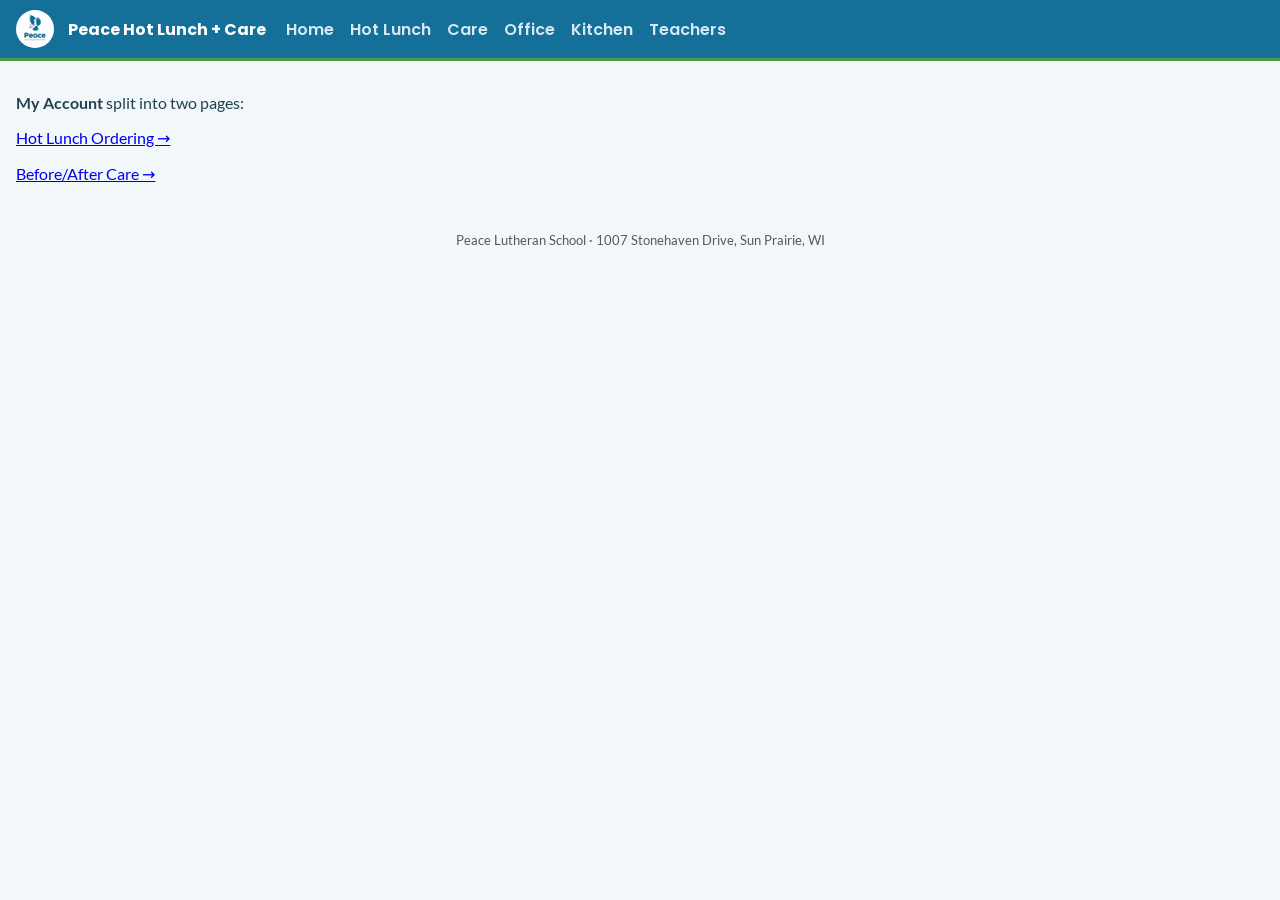
<file: parent.html>
<!DOCTYPE html>
<html lang="en"><head><meta charset="utf-8"><meta name="viewport" content="width=device-width,initial-scale=1">
<title>My Account — Peace Hot Lunch + Care (board demo)</title>
<link rel="stylesheet" href="assets/fonts.css">
<link rel="icon" href="assets/favicon.png"></head>
<body style="margin:0;background:#F2F7FA;font-family:'Lato',system-ui,-apple-system,'Segoe UI',sans-serif;color:#23414F">
<nav style="background:#146F99;border-bottom:3px solid #4C9A50;padding:10px 16px;font-family:'Poppins','Segoe UI',sans-serif;display:flex;flex-wrap:wrap;align-items:center;gap:6px 4px">
<img src="assets/logo.png" alt="Peace Lutheran Ministries" style="height:38px;width:auto;border-radius:50%;background:#fff;margin-right:10px;vertical-align:middle">
<span style="color:#fff;font-weight:700;margin-right:16px">Peace Hot Lunch + Care</span><a style="color:#D6E9F2;margin-right:12px;text-decoration:none;font-weight:600;white-space:nowrap" href="index.html">Home</a><a style="color:#D6E9F2;margin-right:12px;text-decoration:none;font-weight:600;white-space:nowrap" href="lunch.html">Hot Lunch</a><a style="color:#D6E9F2;margin-right:12px;text-decoration:none;font-weight:600;white-space:nowrap" href="care.html">Care</a><a style="color:#D6E9F2;margin-right:12px;text-decoration:none;font-weight:600;white-space:nowrap" href="office.html">Office</a><a style="color:#D6E9F2;margin-right:12px;text-decoration:none;font-weight:600;white-space:nowrap" href="kitchen.html">Kitchen</a><a style="color:#D6E9F2;margin-right:12px;text-decoration:none;font-weight:600;white-space:nowrap" href="teacher.html">Teachers</a></nav>
<main style="padding:16px"><div class="pg"><p><strong>My Account</strong> split into two pages:</p>
<p><a href="lunch.html">Hot Lunch Ordering →</a></p>
<p><a href="care.html">Before/After Care →</a></p></div></main>
<footer style="text-align:center;color:#54595F;font-family:'Lato',system-ui,sans-serif;font-size:.8rem;padding:16px">Peace Lutheran School · 1007 Stonehaven Drive, Sun Prairie, WI</footer>
</body></html>
</file>
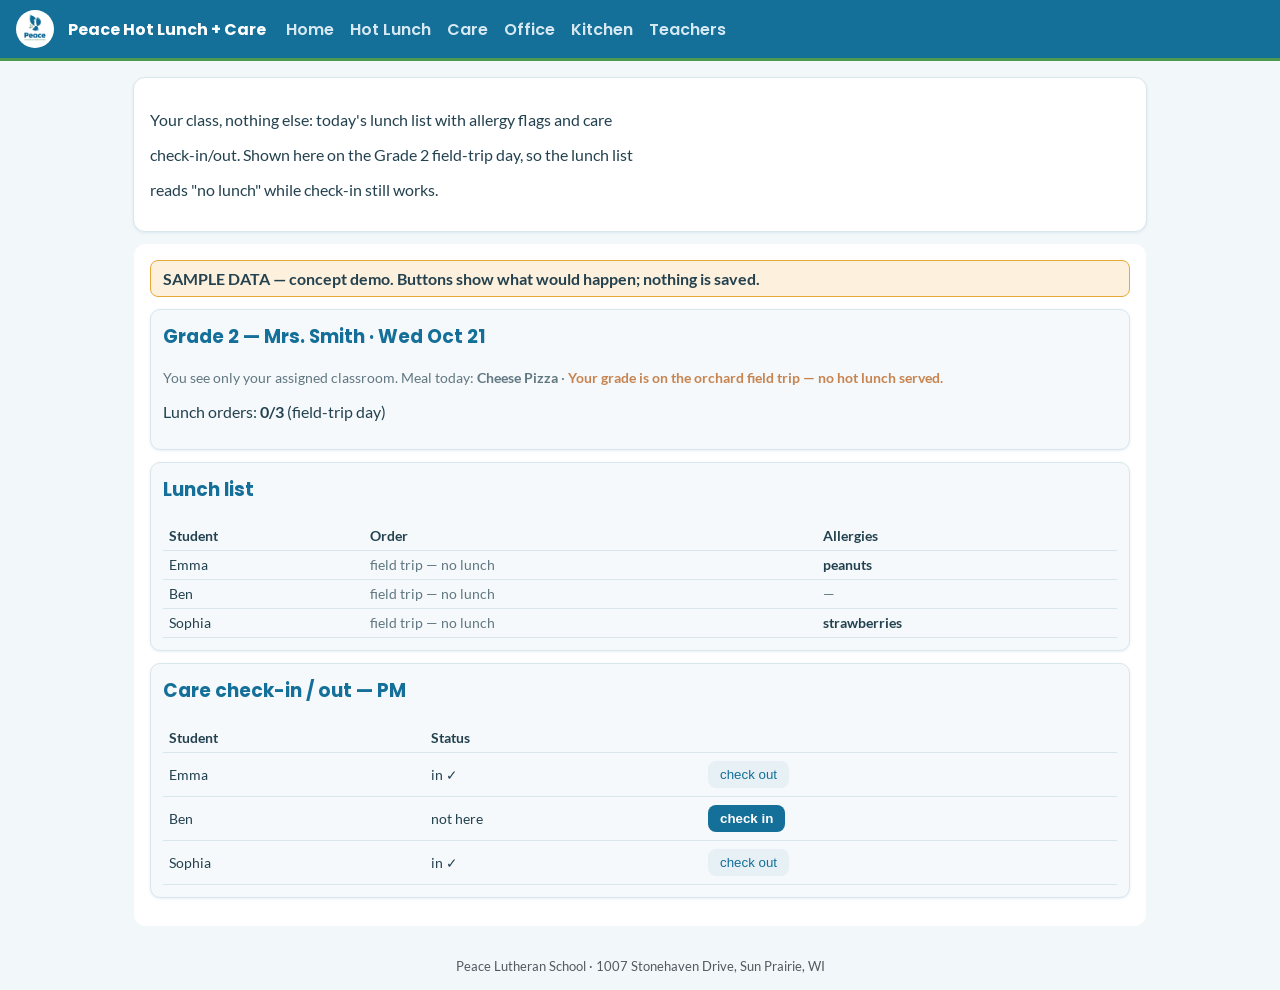
<file: teacher.html>
<!DOCTYPE html>
<html lang="en"><head><meta charset="utf-8"><meta name="viewport" content="width=device-width,initial-scale=1">
<title>Teacher classroom — Peace Hot Lunch + Care (board demo)</title>
<link rel="stylesheet" href="assets/fonts.css">
<link rel="icon" href="assets/favicon.png"></head>
<body style="margin:0;background:#F2F7FA;font-family:'Lato',system-ui,-apple-system,'Segoe UI',sans-serif;color:#23414F">
<nav style="background:#146F99;border-bottom:3px solid #4C9A50;padding:10px 16px;font-family:'Poppins','Segoe UI',sans-serif;display:flex;flex-wrap:wrap;align-items:center;gap:6px 4px">
<img src="assets/logo.png" alt="Peace Lutheran Ministries" style="height:38px;width:auto;border-radius:50%;background:#fff;margin-right:10px;vertical-align:middle">
<span style="color:#fff;font-weight:700;margin-right:16px">Peace Hot Lunch + Care</span><a style="color:#D6E9F2;margin-right:12px;text-decoration:none;font-weight:600;white-space:nowrap" href="index.html">Home</a><a style="color:#D6E9F2;margin-right:12px;text-decoration:none;font-weight:600;white-space:nowrap" href="lunch.html">Hot Lunch</a><a style="color:#D6E9F2;margin-right:12px;text-decoration:none;font-weight:600;white-space:nowrap" href="care.html">Care</a><a style="color:#D6E9F2;margin-right:12px;text-decoration:none;font-weight:600;white-space:nowrap" href="office.html">Office</a><a style="color:#D6E9F2;margin-right:12px;text-decoration:none;font-weight:600;white-space:nowrap" href="kitchen.html">Kitchen</a><a style="color:#D6E9F2;margin-right:12px;text-decoration:none;font-weight:600;white-space:nowrap" href="teacher.html">Teachers</a></nav>
<main style="padding:16px"><style>.pg{font-family:'Lato',system-ui,-apple-system,'Segoe UI',sans-serif;background:#FFFFFF;color:#23414F;border:1px solid #D9E6EC;border-radius:12px;padding:16px;max-width:980px;margin:0 auto 12px;box-shadow:0 1px 3px rgba(20,111,153,.10)}.pg ul{margin:8px 0}.pg li{margin:4px 0}</style>
<div class="pg"><p>Your class, nothing else: today's lunch list with allergy flags and care</p><p>check-in/out. Shown here on the Grade 2 field-trip day, so the lunch list</p><p>reads "no lunch" while check-in still works.</p></div>
<!-- shell-teacher.html — SAMPLE DATA concept demo for the board site.
     Self-contained, no network calls. Mrs. Smith's Grade 2 on Oct 21. -->
<style>
.te-shell{font-family:'Lato',system-ui,-apple-system,'Segoe UI',sans-serif;background:#FFFFFF;color:#23414F;border-radius:12px;padding:16px;max-width:980px;margin:0 auto}
.te-banner{background:#FDF0DC;border:1px solid #E8A838;border-radius:8px;padding:8px 12px;font-weight:700;margin-bottom:12px}
.te-card{background:#F5F9FB;border:1px solid #D9E6EC;border-radius:10px;padding:12px;margin-bottom:12px;box-shadow:0 1px 3px rgba(20,111,153,.10)}
.te-badge{display:inline-block;padding:2px 10px;border-radius:999px;font-size:.8rem;font-weight:700;background:#146F99;color:#fff;margin:2px}
.te-btn{background:#146F99;color:#fff;font-weight:700;border:none;border-radius:8px;padding:6px 12px;cursor:pointer;margin:2px}
.te-sec{background:#E7F0F5;color:#146F99;border:none;border-radius:8px;padding:6px 12px;cursor:pointer;margin:2px}
.te-table{width:100%;border-collapse:collapse;font-size:.85rem}
.te-table th,.te-table td{border-bottom:1px solid #D9E6EC;padding:6px;text-align:left}
.te-mut{opacity:.7;font-size:.85rem}.te-ok{color:#1E7E34;font-weight:700}
.te-warn{color:#B45309;font-weight:700}
.te-shell select{background:#FFFFFF;color:#23414F;border:1px solid #B9CFDA;border-radius:6px;padding:6px;margin:2px}
.te-shell h3,.te-shell h4{font-family:'Poppins','Segoe UI',sans-serif;color:#146F99}</style>
<div class="te-shell">
  <div class="te-banner">SAMPLE DATA — concept demo. Buttons show what would happen; nothing is saved.</div>
  <div class="te-card"><h3 style="margin-top:0">Grade 2 — Mrs. Smith · Wed Oct 21</h3>
    <p class="te-mut">You see only your assigned classroom. Meal today: <strong>Cheese Pizza</strong>
    · <span class="te-warn">Your grade is on the orchard field trip — no hot lunch served.</span></p>
    <p>Lunch orders: <strong>0/3</strong> (field-trip day)</p></div>
  <div class="te-card"><h3 style="margin-top:0">Lunch list</h3>
    <table class="te-table"><tr><th>Student</th><th>Order</th><th>Allergies</th></tr>
    <tr><td>Emma</td><td><small class="te-mut">field trip — no lunch</small></td><td><strong>peanuts</strong></td></tr>
    <tr><td>Ben</td><td><small class="te-mut">field trip — no lunch</small></td><td><small class="te-mut">—</small></td></tr>
    <tr><td>Sophia</td><td><small class="te-mut">field trip — no lunch</small></td><td><strong>strawberries</strong></td></tr></table></div>
  <div class="te-card"><h3 style="margin-top:0">Care check-in / out — PM</h3>
    <table class="te-table"><tr><th>Student</th><th>Status</th><th></th></tr><tbody id="te-care"></tbody></table></div>
</div>
<script>
var TE_KIDS=[["Emma","in ✓"],["Ben","not here"],["Sophia","in ✓"]];
function teRender(){var h="";
 for(var i=0;i<TE_KIDS.length;i++){var k=TE_KIDS[i];
  h+="<tr><td>"+k[0]+"</td><td id=\"te-st"+i+"\">"+k[1]+"</td><td>"+(k[1]==="in ✓"?'<button class="te-sec" onclick="teOut('+i+')">check out</button>':(k[1]==="out ✓"?"":'<button class="te-btn" onclick="teIn('+i+')">check in</button>'))+"</td></tr>";}
 document.getElementById("te-care").innerHTML=h;}
function teIn(i){TE_KIDS[i][1]="in ✓";teRender();
 document.getElementById("te-st"+i).innerHTML+=' <span class="te-ok">(demo)</span>';}
function teOut(i){TE_KIDS[i][1]="out ✓";teRender();}
teRender();
</script>

</main>
<footer style="text-align:center;color:#54595F;font-family:'Lato',system-ui,sans-serif;font-size:.8rem;padding:16px">Peace Lutheran School · 1007 Stonehaven Drive, Sun Prairie, WI</footer>
</body></html>
</file>
<file: assets/fonts.css>
/* Self-hosted Peace brand fonts (Poppins headings, Lato body). No external requests. */
@font-face{font-family:'Poppins';font-style:normal;font-weight:600;font-display:swap;src:url('poppins-600.woff2') format('woff2');}
@font-face{font-family:'Poppins';font-style:normal;font-weight:700;font-display:swap;src:url('poppins-700.woff2') format('woff2');}
@font-face{font-family:'Lato';font-style:normal;font-weight:400;font-display:swap;src:url('lato-400.woff2') format('woff2');}
@font-face{font-family:'Lato';font-style:normal;font-weight:700;font-display:swap;src:url('lato-700.woff2') format('woff2');}
</file>
